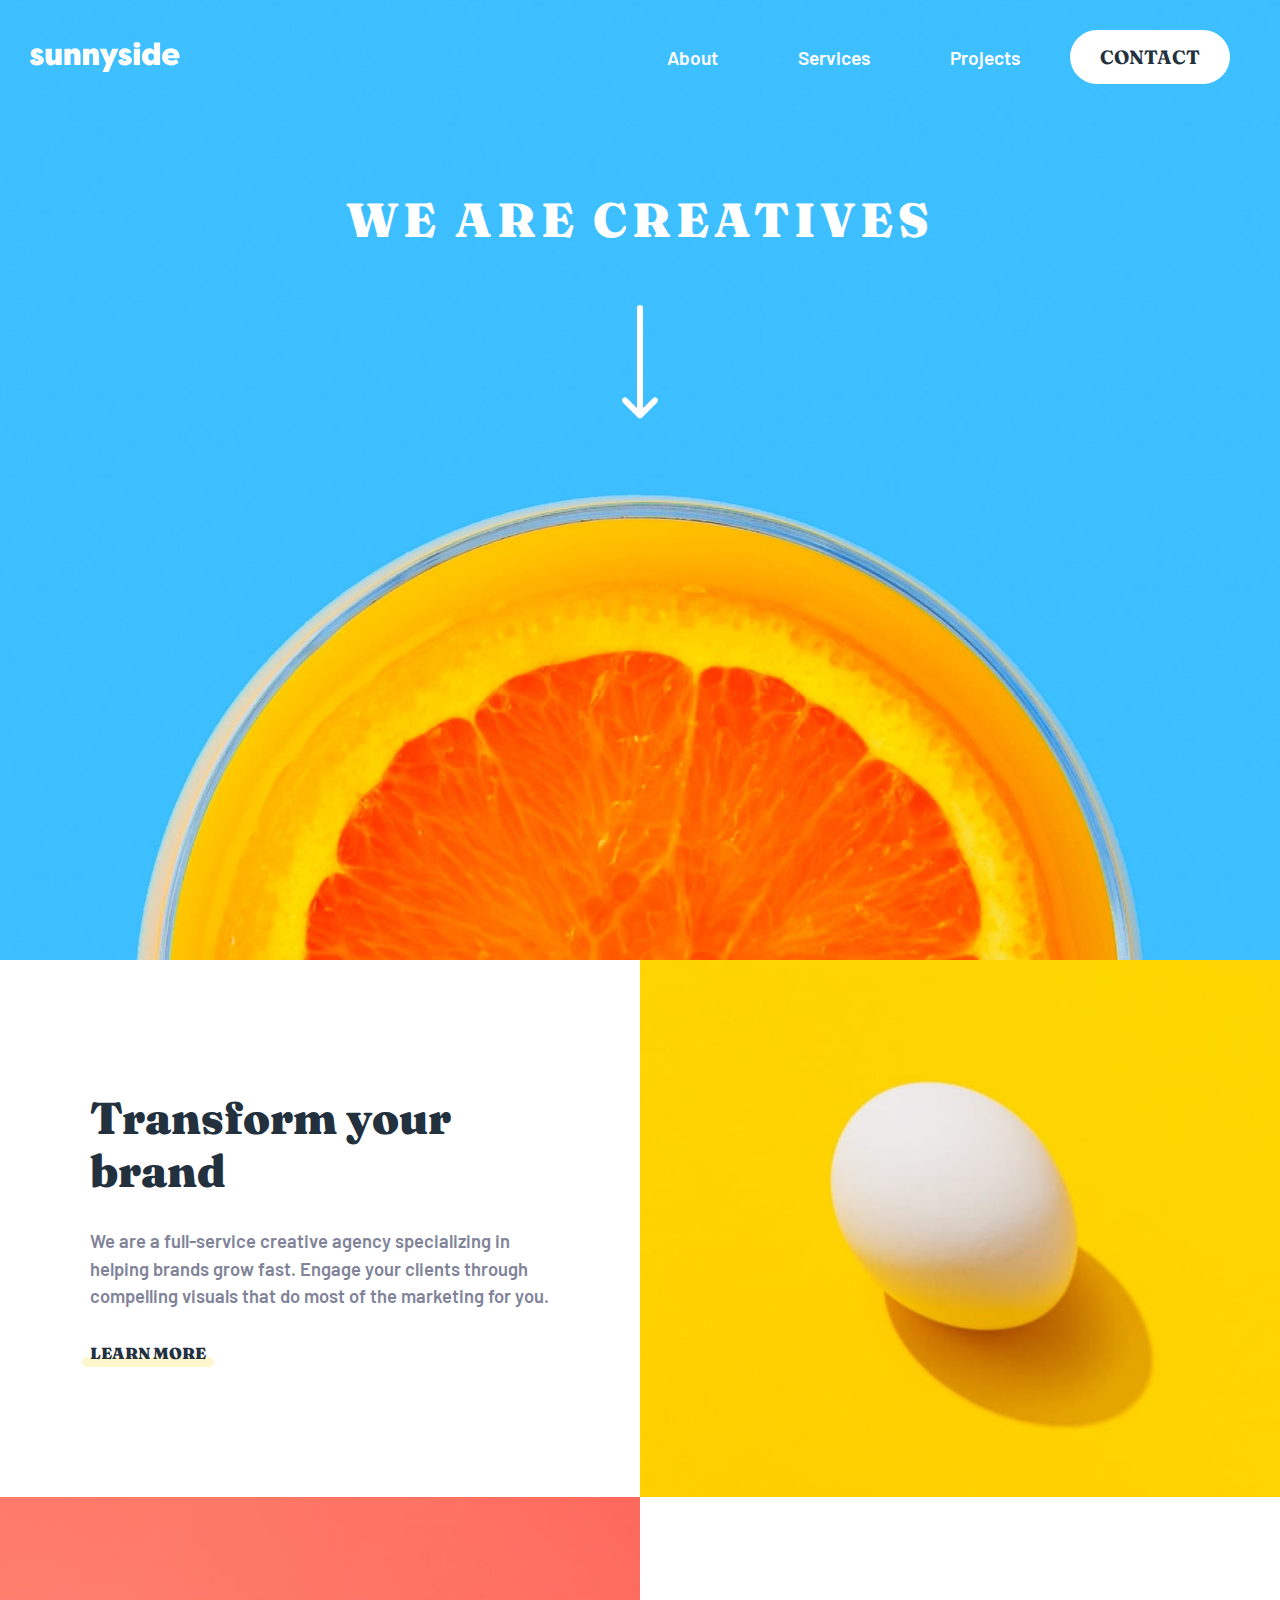
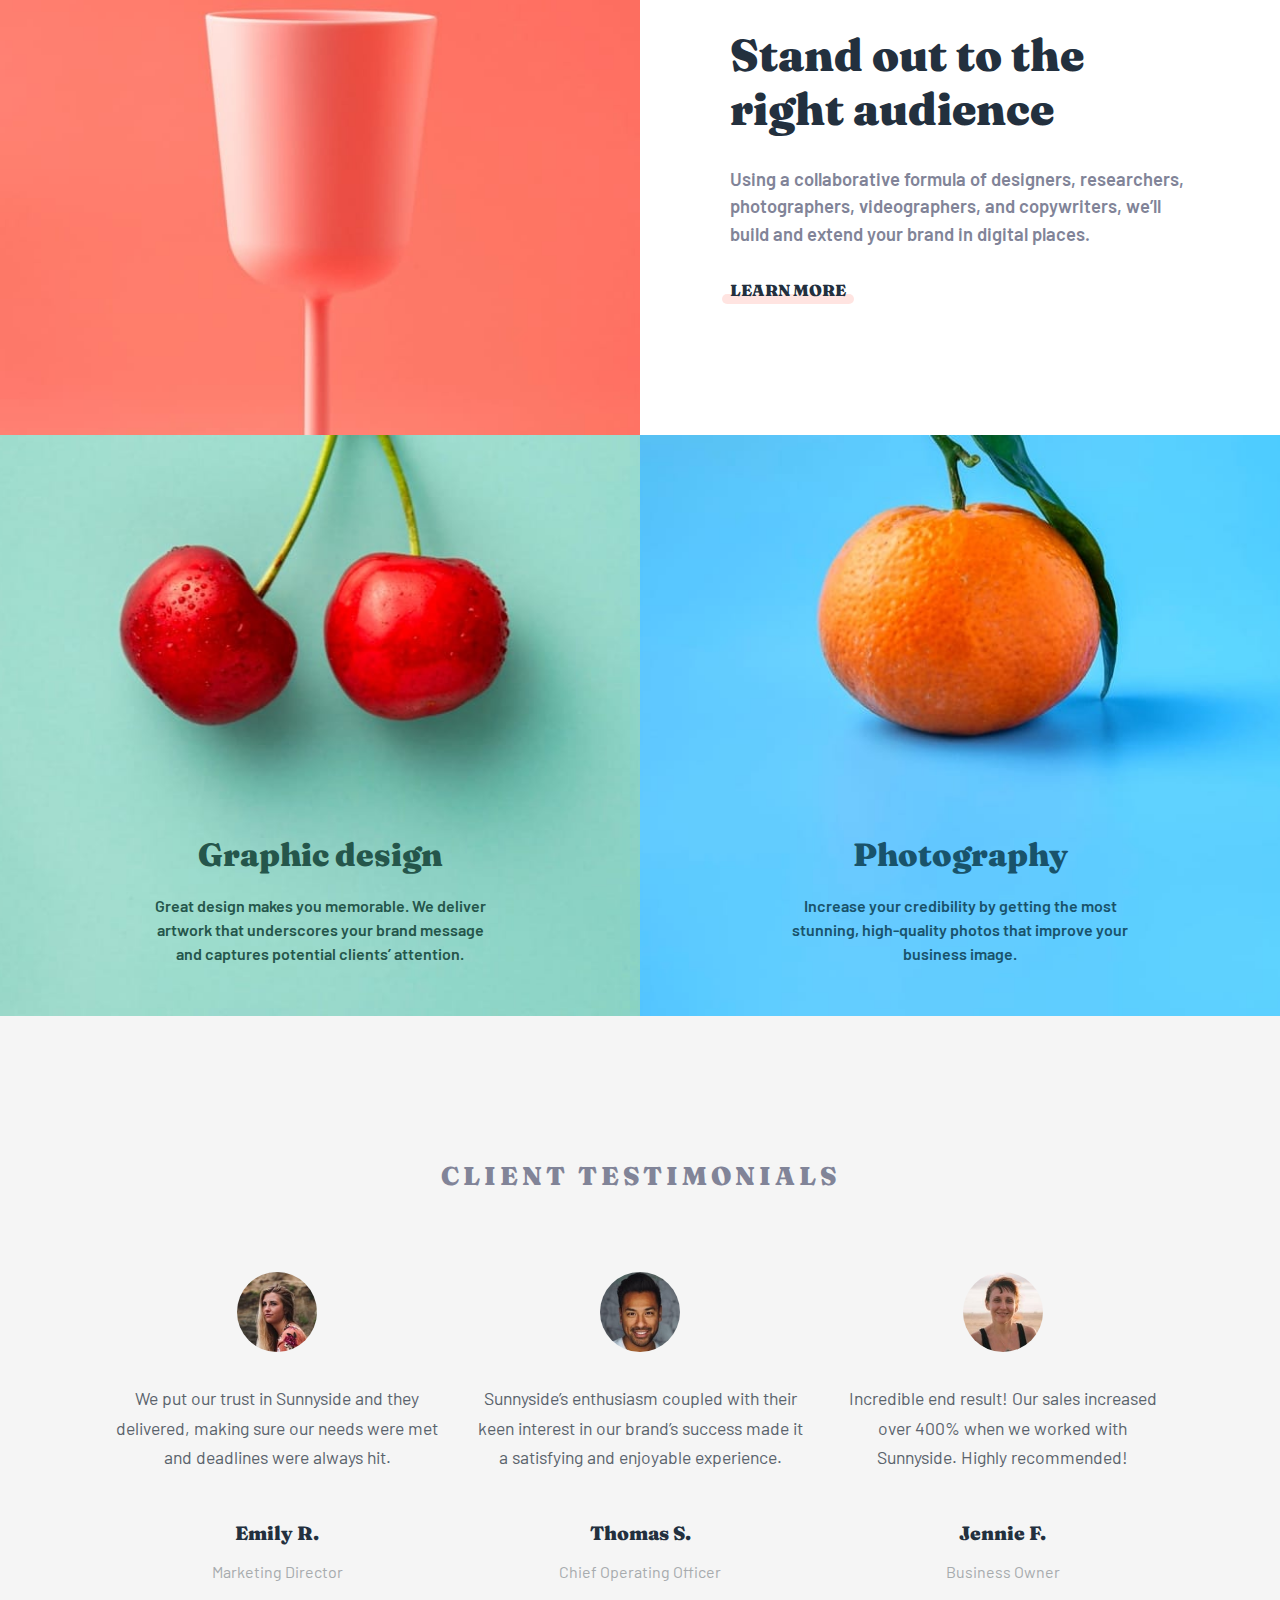
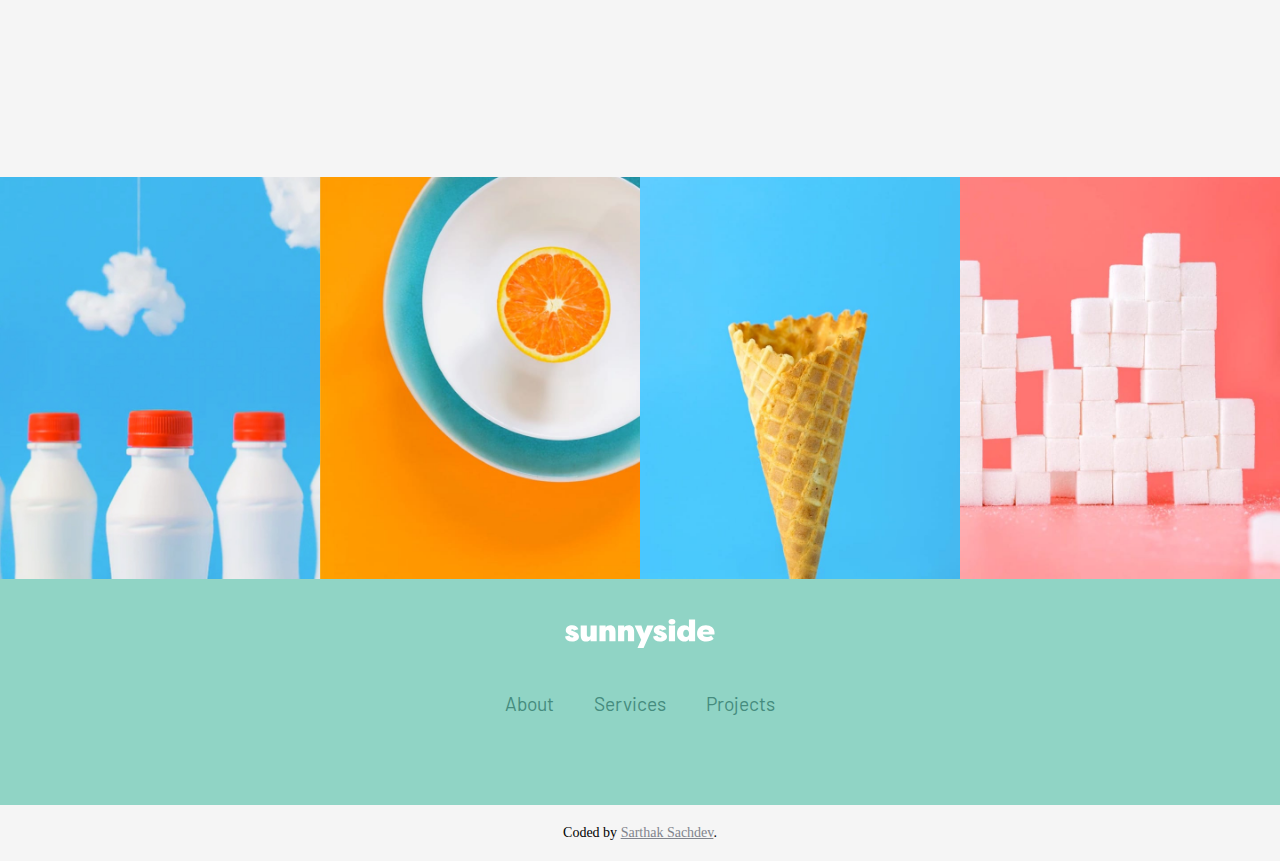
<file: index.html>
<!DOCTYPE html>
<html lang="en">
  <head>
    <meta charset="UTF-8" />
    <meta name="viewport" content="width=device-width, initial-scale=1.0" />
    <!-- displays site properly based on user's device -->
    <link
      rel="icon"
      type="image/png"
      sizes="32x32"
      href="./images/favicon-32x32.png"
    />
    <title>Sunnyside agency landing page</title>
    <!-- Feel free to remove these styles or customise in your own stylesheet 👍 -->
    <link rel="preconnect" href="https://fonts.googleapis.com" />
    <link rel="preconnect" href="https://fonts.gstatic.com" crossorigin />
    <link
      href="https://fonts.googleapis.com/css2?family=Barlow:wght@600&family=Fraunces:opsz,wght@9..144,700;9..144,900&display=swap"
      rel="stylesheet"
    />
    <link rel="stylesheet" href="style.css" />
    <link
      rel="stylesheet"
      href="https://cdnjs.cloudflare.com/ajax/libs/font-awesome/6.4.2/css/all.min.css"
      integrity="sha512-z3gLpd7yknf1YoNbCzqRKc4qyor8gaKU1qmn+CShxbuBusANI9QpRohGBreCFkKxLhei6S9CQXFEbbKuqLg0DA=="
      crossorigin="anonymous"
      referrerpolicy="no-referrer"
    />
  </head>

  <body>
    <header class="header">
      <nav class="menu">
        <div class="logo">
          <img src="images/logo.svg" alt="Logo" />
        </div>
        <button
          id="menuBtn"
          class="menu-logo"
          aria-expanded="false"
          aria-controls="menu"
          type="button"
          title="menu-button"
        >
          <img src="images/icon-hamburger.svg" alt="" />
        </button>
        <ul>
          <li><a href="" class="navLink">About</a></li>
          <li><a href="" class="navLink">Services</a></li>
          <li><a href="" class="navLink">Projects</a></li>
          <li><button class="button navLink">Contact</button></li>
        </ul>
      </nav>

      <h1>We are creatives</h1>
      <a class="down-icon">
        <img src="images/icon-arrow-down.svg" alt="" />
      </a>
    </header>
    <main>
      <div class="content-section">
        <div class="content-left">
          <picture>
            <source
              srcset="images/mobile/image-transform.jpg"
              media="(max-width: 740px)"
            />
            <img src="images/desktop/image-transform.jpg" alt="Image" />
          </picture>
        </div>
        <div class="content-right first">
          <h2>Transform your brand</h2>
          <p>
            We are a full-service creative agency specializing in helping brands
            grow fast. Engage your clients through compelling visuals that do
            most of the marketing for you.
          </p>
          <a href="#" class="show-more show-more-yellow">Learn more</a>
        </div>
      </div>
      <div class="content-section">
        <div class="content-left">
          <picture>
            <source
              srcset="images/mobile/image-stand-out.jpg"
              media="(max-width: 740px)"
            />
            <img src="images/desktop/image-stand-out.jpg" alt="Image" />
          </picture>
        </div>
        <div class="content-right">
          <h2>Stand out to the right audience</h2>
          <p>
            Using a collaborative formula of designers, researchers,
            photographers, videographers, and copywriters, we’ll build and
            extend your brand in digital places.
          </p>
          <a href="#" class="show-more show-more-red"> Learn more </a>
        </div>
      </div>
      <div class="dual-content-section">
        <div class="dual-content-block content-design">
          <h2>Graphic design</h2>
          <p>
            Great design makes you memorable. We deliver artwork that
            underscores your brand message and captures potential clients’
            attention.
          </p>
        </div>
        <div class="dual-content-block content-photography">
          <h2>Photography</h2>
          <p>
            Increase your credibility by getting the most stunning, high-quality
            photos that improve your business image.
          </p>
        </div>
      </div>
      <div class="testimonials-section">
        <h2>Client testimonials</h2>
        <div class="testimonials">
          <div class="testimonial">
            <img src="images/image-emily.jpg" alt="Profile 1" />
            <p>
              We put our trust in Sunnyside and they delivered, making sure our
              needs were met and deadlines were always hit.
            </p>
            <h3>Emily R.</h3>
            <p class="second-p">Marketing Director</p>
          </div>
          <div class="testimonial">
            <img src="images/image-thomas.jpg" alt="Profile 2" />
            <p>
              Sunnyside’s enthusiasm coupled with their keen interest in our
              brand’s success made it a satisfying and enjoyable experience.
            </p>
            <h3>Thomas S.</h3>
            <p class="second-p">Chief Operating Officer</p>
          </div>
          <div class="testimonial">
            <img src="images/image-jennie.jpg" alt="Profile 3" />
            <p>
              Incredible end result! Our sales increased over 400% when we
              worked with Sunnyside. Highly recommended!
            </p>
            <h3>Jennie F.</h3>
            <p class="second-p">Business Owner</p>
          </div>
        </div>
      </div>
      <div class="four-block-section">
        <div class="four-block">
          <picture>
            <source
              media="(max-width: 740px)"
              srcset="images/mobile/image-gallery-milkbottles.jpg"
            />
            <img
              src="images/desktop/image-gallery-milkbottles.jpg"
              alt="Block 1"
            />
          </picture>
        </div>
        <div class="four-block">
          <picture>
            <source
              media="(max-width: 740px)"
              srcset="images/mobile/image-gallery-orange.jpg"
            />
            <img src="images/desktop/image-gallery-orange.jpg" alt="Block 2" />
          </picture>
        </div>
        <div class="four-block">
          <picture>
            <source
              media="(max-width: 740px)"
              srcset="images/mobile/image-gallery-cone.jpg"
            />
            <img src="images/desktop/image-gallery-cone.jpg" alt="Block 3" />
          </picture>
        </div>
        <div class="four-block">
          <picture>
            <source
              media="(max-width: 740px)"
              srcset="images/mobile/image-gallery-sugar-cubes.jpg"
            />
            <img
              src="images/desktop/image-gallery-sugarcubes.jpg"
              alt="Block 4"
            />
          </picture>
        </div>
      </div>
    </main>
    <footer class="footer-section">
      <div class="footer-logo">
        <img src="images/logo.svg" alt="Footer Logo" />
      </div>
      <div class="footer-nav">
        <ul>
          <li><a href="#">About</a></li>
          <li><a href="#">Services</a></li>
          <li><a href="#">Projects</a></li>
        </ul>
      </div>
      <div class="footer-social">
        <ul class="social-icons">
          <li>
            <a href="#" title="social-media-link"
              ><i class="fa-brands fa-square-facebook"></i
            ></a>
          </li>
          <li>
            <a href="#" title="social-media-link"
              ><i class="fa-brands fa-twitter"></i
            ></a>
          </li>
          <li>
            <a href="#" title="social-media-link"
              ><i class="fa-brands fa-instagram"></i
            ></a>
          </li>
          <li>
            <a href="#" title="social-media-link"
              ><i class="fa-brands fa-pinterest"></i
            ></a>
          </li>
        </ul>
      </div>
    </footer>
    <div>
      <p class="attribution">
        Coded by
        <a
          href="https://github.com/Sarthak-0-Sach"
          target="_blank"
          rel="noopener"
          >Sarthak Sachdev</a
        >.
      </p>
    </div>

    <script src="script.js"></script>
  </body>
</html>
</file>
<file: style.css>
:root {
    /* Colors */
    /* Primary */
    --Soft-red: hsl(7, 99%, 70%);
    --Yellow: hsl(51, 100%, 49%);
    --Dark-desaturated-cyan: hsl(167, 40%, 24%);
    /*(graphic design text)*/
    --Dark-blue: hsl(198, 62%, 26%);
    /*(photography text)*/
    --Dark-moderate-cyan: hsl(168, 34%, 41%);
    /*(footer)*/
    /* Neutral */
    --Very-dark-desaturated-blue: hsl(212, 27%, 19%);
    --Very-dark-grayish-blue: hsl(213, 9%, 39%);
    --Dark-grayish-blue: hsl(232, 10%, 55%);
    --Grayish-blue: hsl(210, 4%, 67%);
    --White: hsl(0, 0%, 100%);
    /* font size */
    --font-size: 18px;
    /* font family */
    --font-Barlow: "Barlow";
    --font-Fraunces: "Fraunces";
}

* {
    margin: 0;
    padding: 0;
}

body {
    font-family: 18px;
}

/* header */
.header {
    display: flex;
    align-items: center;
    padding: 30px;
    flex-direction: column;
    color: var(--White);
    gap: 2rem;
    background-image: url("images/desktop/image-header.jpg");
    background-size: cover;
    background-position: center;
    height: 100vh;
}

.logo {
    vertical-align: middle;
    max-width: 100%;
    display: flex;
    align-items: center;
    text-align: center;
}

.logo img {
    width: 150px;
    cursor: pointer;
}

.menu-logo {
    display: none;
}

.menu {
    display: flex;
    flex-direction: row;
    justify-content: space-between;
    width: 100%;
    margin-bottom: 75px;
}

.menu ul {
    list-style: none;
    margin: 0;
    padding: 0;
    display: flex;
    align-items: center;
    text-align: center;
}

.menu ul li {
    margin-right: 20px;
}

.navLink {
    color: white;
    transition: background-color 0.5s, color 0.5s;
    display: inline-block;
    padding: 15px 30px;
    border-radius: 100px;
    font-size: 1.2rem;
    text-decoration: none;
    font-family: var(--font-Barlow), sans-serif;
    font-weight: 600;
}

.navLink:hover {
    background-color: rgba(255, 255, 255, 0.3);
    color: white;
}

.button {
    padding: 15px 30px;
    transition: background-color 0.5s, color 0.5s;
    border: none;
    border-radius: 4px;
    cursor: pointer;
    color: #23303e;
    background-color: white;
    border-radius: 100px;
    font-family: var(--font-Fraunces), serif;
    font-weight: 700;
    text-transform: uppercase;
    font-size: 1.2rem;
}

.header h1 {
    font-size: 3rem;
    font-family: var(--font-Fraunces), serif;
    font-weight: 900;
    color: white;
    line-height: 1.2;
    letter-spacing: 5px;
    text-transform: uppercase;
}

.down-icon {
    font-size: 2rem;
    margin-top: 1.5rem;
    cursor: pointer;
}


/* content section */
.content-section {
    display: grid;
    grid-template-columns: 1fr 1fr;
}

.content-right {
    text-align: left;
    place-self: center;
    padding: 50px 30px;
    max-height: 500px;
    overflow: auto;
    display: flex;
    flex-direction: column;
    gap: 30px;
}

.content-right h2 {
    font-size: 2.8rem;
    font-family: var(--font-Fraunces), serif;
    font-weight: 900;
    color: #23303e;
    line-height: 1.2;
    max-width: 460px;
}

.content-right p {
    max-width: 460px;
    color: #818498;
    font-size: 1.15rem;
    line-height: 1.5;
    font-family: var(--font-Barlow), sans-serif;
    font-weight: 600;
}

.show-more {
    text-decoration: none;
    display: inline-block;
    font-family: var(--font-Fraunces), serif;
    font-weight: 900;
    color: #23303e;
    position: relative;
    line-height: 1.6;
    text-transform: uppercase;
    width: max-content;
}

.show-more::after {
    content: "";
    position: absolute;
    left: -8px;
    bottom: 0;
    z-index: -1;
    display: block;
    width: calc(100% + 16px);
    border-radius: 100px;
    height: 10px;
    opacity: 0.2;
    transition: all 0.5s;
}

.show-more-yellow::after {
    background-color: var(--Yellow);
}

.show-more-red::after {
    background-color: var(--Soft-red);
}

.show-more:hover::after {
    opacity: 1;
}

.content-left img {
    max-width: 100%;
    height: 100%;
    object-fit: cover;
}

.first {
    order: -1;
}

/* dual content section */
.dual-content-section {
    display: flex;
    flex-direction: row;
}

.dual-content-block {
    flex: 1;
    text-align: center;
    padding: 400px 30px 50px;
}

.dual-content-block h2 {
    font-family: var(--font-Fraunces), serif;
    font-weight: 900;
    font-size: 2rem;
    margin-bottom: 20px;
}

.dual-content-block p {
    font-weight: 600;
    max-width: 350px;
    overflow: auto;
    margin-left: auto;
    margin-right: auto;
    line-height: 1.5;
    font-family: var(--font-Barlow), sans-serif;
}

.content-design {
    color: var(--Dark-desaturated-cyan);
    background-size: cover;
    background-position: center center;
    background-repeat: no-repeat;
    background-image: url(images/desktop/image-graphic-design.jpg);
}

.content-photography {
    background-size: cover;
    background-position: center center;
    background-repeat: no-repeat;
    background-image: url(images/desktop/image-photography.jpg);
    color: var(--Dark-blue);
}

/* testimonials section */
.testimonials-section {
    background-color: #f5f5f5;
    padding: 9rem 7rem;
    text-align: center;
    display: flex;
    flex-direction: column;
}

.testimonials-section h2 {
    font-size: 1.6rem;
    margin-bottom: 5rem;
    text-transform: uppercase;
    font-family: var(--font-Fraunces), serif;
    font-weight: 900;
    text-align: center;
    color: var(--Dark-grayish-blue);
    letter-spacing: 4px;
}

.testimonials {
    display: flex;
    flex-direction: row;
    gap: 2rem;
}

.testimonial {
    display: flex;
    flex-direction: column;
    align-items: center;
}

.testimonial img {
    width: 80px;
    height: 80px;
    border-radius: 50%;
    margin-bottom: 2rem;
}

.testimonial h3 {
    font-size: 1.2rem;
    margin-bottom: 0.8rem;
    font-family: var(--font-Fraunces), serif;
    font-weight: 900;
    color: var(--Very-dark-desaturated-blue);
}

.testimonial p {
    margin-bottom: 3rem;
    max-width: 350px;
    color: var(--Very-dark-grayish-blue);
    font-size: 1.1rem;
    line-height: 1.7;
    font-family: var(--font-Barlow), sans-serif;
}

.testimonial .second-p {
    font-size: 1rem;
    color: var(--Grayish-blue);
}

/* four blocks section */
.four-block-section {
    display: flex;
    flex-direction: row;
    flex-wrap: nowrap;
}

.four-block img {
    max-width: 100%;
    height: 100%;
}

/* footer section */
.footer-section {
    display: flex;
    justify-content: space-between;
    background-color: #90d4c5;
    padding: 40px;
    color: white;
    flex-direction: column;
    text-align: center;
    gap: 40px;
}

.footer-logo img {
    flex: 1;
    width: 150px;
}

.footer-nav {
    flex: 1;
    display: flex;
    flex-direction: column;
}

.footer-social {
    flex: 1;
    display: flex;
    justify-content: center;
    align-items: center;
}

.footer-nav ul {
    list-style: none;
    padding: 0;
    margin: 0;
    display: flex;
    justify-content: center;
    gap: 40px;
}

.footer-nav ul li {
    margin-bottom: 10px;
}

.footer-nav ul li a {
    font-family: var(--font-Barlow), sans-serif;
    color: var(--Dark-moderate-cyan);
    text-decoration: none;
    font-size: 1.2rem;
    transition: all 0.5s;
}

.social-icons {
    list-style: none;
    padding: 0;
    margin: 0;
    gap: 20px;
    display: flex;
}

.social-icons li {
    margin-right: 10px;
}

.social-icons li a {
    color: var(--Dark-moderate-cyan);
    text-decoration: none;
    font-size: 1.3em;
    transition: all 0.5s;
}

.footer-nav ul li a:hover,
.social-icons li a:hover {
    color: #f5f5f5;
}

/* attributions */

.attribution {
    background-color: whitesmoke;
    font-size: 14px;
    text-align: center;
    padding: 20px;
    margin: 0;
}

.attribution a {
    color: hsl(226, 5%, 53%);
}




@media (max-width: 850px) {
    .testimonials {
        flex-direction: column;
    }

    .dual-content-section {
        flex-direction: column;
    }

    .four-block-section {
        flex-wrap: wrap;
    }

    .four-block {
        max-width: 50%;
    }
}

@media (max-width: 740px) {
    .header {
        text-align: center;
        position: relative;
        background-size: cover;
        background-position: center center;
        background-repeat: no-repeat;
        background-image: url("images/mobile/image-header.jpg");
    }

    .menu-logo {
        display: block;
        cursor: pointer;
        background-color: transparent;
        border: none;
        padding: 0;
        order: 1;
    }

    .menu ul {
        display: none;
        position: absolute;
        width: 85vw;
        top: 80px;
        padding: 20px 0;
        background-color: var(--White);
        box-shadow: 0px 2px 10px -5px rgba(71, 71, 71, 0.64);
    }

    .menu ul::after {
        position: absolute;
        content: "";
        top: -19px;
        right: 0;
        width: 0;
        height: 0;
        border-style: solid;
        border-width: 0 0 20px 20px;
        border-color: transparent transparent var(--White) transparent;
    }

    .menu ul li {
        margin: 15px 0;
    }

    .navLink {
        color: #818498;
    }

    .navLink:hover {
        background-color: rgba(96, 165, 255, 0.3);
    }

    .button {
        color: black;
        background-color: rgb(255, 251, 1);
    }

    .button:hover {
        color: rgb(255, 251, 1);
        background-color: black;
    }

    .menu ul.visible {
        display: block;
    }

    .content-section {
        grid-template-columns: 1fr;
    }

    .first {
        order: 1;
    }

    .content-design {
        background-image: url(images/mobile/image-graphic-design.jpg);
    }

    .content-photography {
        background-image: url(images/mobile/image-photography.jpg);
    }

    .content-right {
        text-align: center;
    }

    .show-more {
        width: auto;
    }

    .show-more::after {
        left: 150px;
        width: calc(100% - 300px);
    }

    .content-right h2 {
        font-size: 2rem;
    }

    .testimonials-section {
        padding: 7rem 3rem;
    }

    .testimonials-section h2 {
        font-size: 1.4rem;
    }

    .footer-section {
        padding: 70px 40px;
    }

    .dual-content-block h2 {
        margin-bottom: 2rem;
    }

    .dual-content-block p {
        max-width: 370px;
        font-size: 1.1rem;
    }
}
</file>
